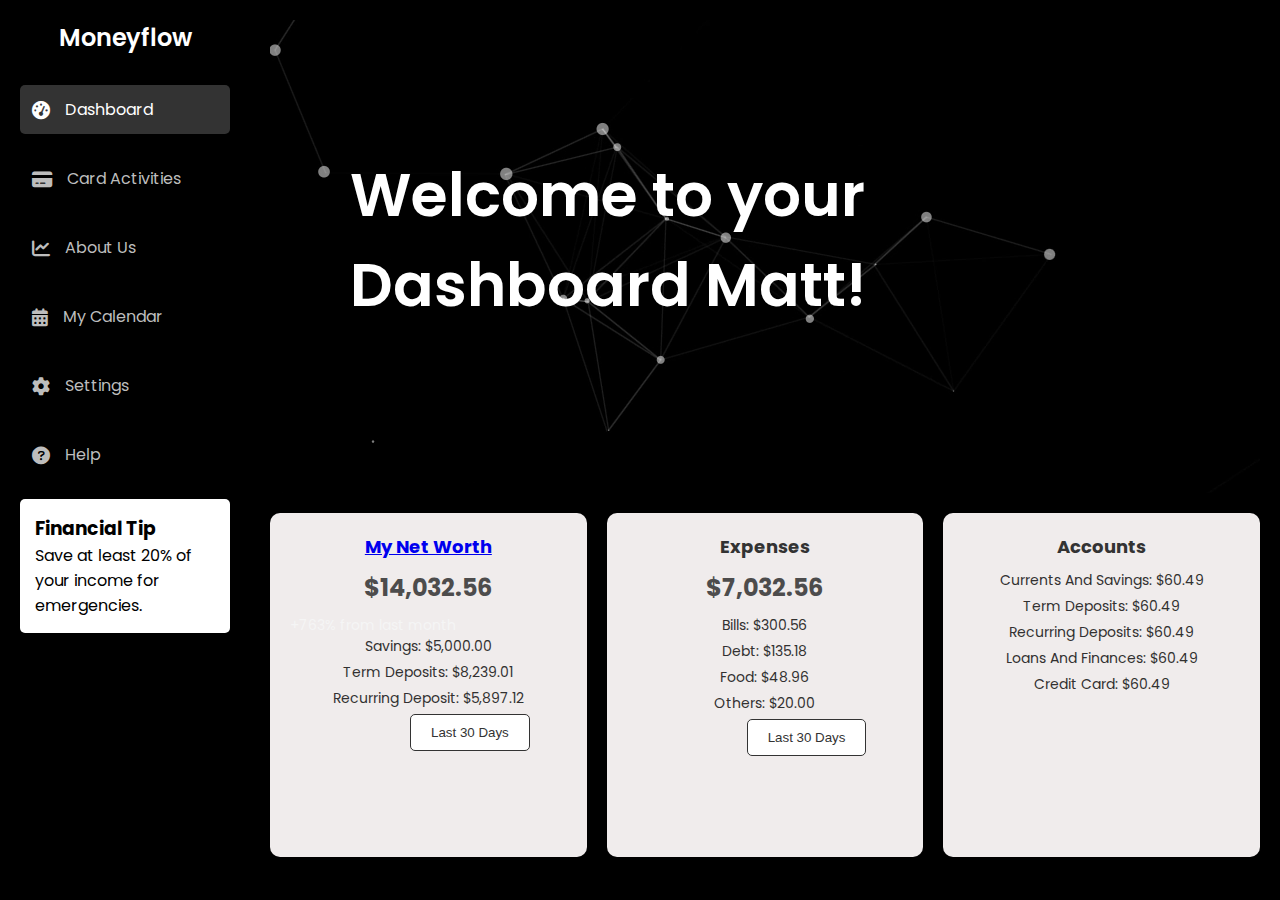
<file: index.html>
<!DOCTYPE html>
<html lang="en">
  <head>
    <meta charset="UTF-8" />
    <meta name="viewport" content="width=device-width, initial-scale=1.0" />
    <title>Financial Dashboard - Black and White Theme</title>
    <link rel="stylesheet" href="style.css" />
    <!-- Font Awesome CDN -->
    <link
      rel="stylesheet"
      href="https://cdnjs.cloudflare.com/ajax/libs/font-awesome/6.0.0-beta3/css/all.min.css"
    />
  </head>
  <body>
    <div class="dashboard">
      <div class="sidebar">
        <h2>Moneyflow</h2>
        <ul>
          <li>
            <a href="#" class="active"
              ><i class="fas fa-tachometer-alt"></i> Dashboard</a
            >
          </li>
          <li>
            <a href="#"><i class="fas fa-credit-card"></i> Card Activities</a>
          </li>
          <li>
            <a href="About us.html"><i class="fas fa-chart-line"></i> About Us</a>
          </li>
          <li>
            <a href="calender.html"><i class="fas fa-calendar-alt"></i> My Calendar</a>
          </li>
          <li>
            <a href="#"><i class="fas fa-cog"></i> Settings</a>
          </li>
          <li>
            <a href="#"><i class="fas fa-question-circle"></i> Help</a>
          </li>
        </ul>
        <div class="financial-tip">
          <h3>Financial Tip</h3>
          <p>Save at least 20% of your income for emergencies.</p>
        </div>
      </div>

      <div class="main-content">
        <div id="video-banner-container">
          <video autoplay muted loop class="background-video">
            <source src="WhatsApp Video 2024-10-20 at 11.51.37_db354dda.mp4" type="video/mp4" />
            Your browser does not support the video tag.
          </video>
          <div class="banner">
            <h1>
              Welcome to your Dashboard Matt! <br />
            </h1>
            <div class="image-container">
              
            </div>
          </div>
        </div>

        <div class="content-grid">
          <div class="card" >
            <h3><a href="graph.html">My Net Worth</a></h3>
            <div class="amount">$14,032.56</div>
            <div class="growth">+763% from last month</div>
            <ul>
              <li>Savings: $5,000.00</li>
              <li>Term Deposits: $8,239.01</li>
              <li>Recurring Deposit: $5,897.12</li>
            </ul>
            <button class="last-30-days">Last 30 Days</button>
          </div>

          <div class="card" onclick="window.location.href='graph.html'" style="cursor: pointer;">
            <h3>Expenses</h3>
            <div class="amount">$7,032.56</div>
            <ul>
                <li>Bills: $300.56</li>
                <li>Debt: $135.18</li>
                <li>Food: $48.96</li>
                <li>Others: $20.00</li>
            </ul>
            <button class="last-30-days">Last 30 Days</button>
        </div>
          <div class="card">
            <h3>Accounts</h3>
            <ul>
              <li>Currents And Savings: $60.49</li>
              <li>Term Deposits: $60.49</li>
              <li>Recurring Deposits: $60.49</li>
              <li>Loans And Finances: $60.49</li>
              <li>Credit Card: $60.49</li>
            </ul>
          </div>
        </div>
      </div>
    </div>
  </body>
</html>
</file>
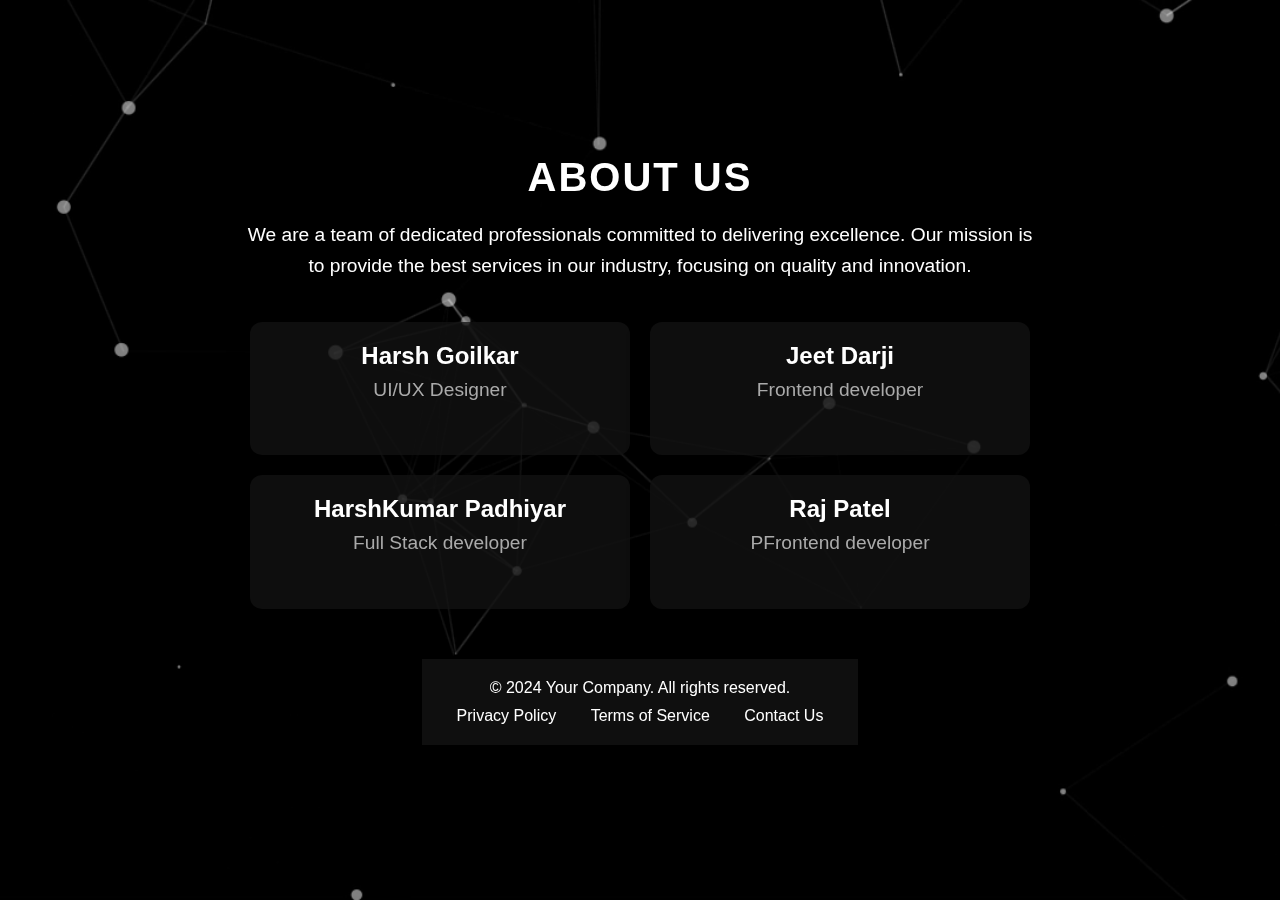
<file: About us.html>
<!DOCTYPE html>
<html lang="en">
<head>
    <meta charset="UTF-8">
    <meta name="viewport" content="width=device-width, initial-scale=1.0">
    <link rel="stylesheet" href="Aboutcss.css">
    <title>About Us</title>
</head>
<body>
    <div class="video-background">
        <video autoplay loop muted>
            <source src="WhatsApp Video 2024-10-20 at 11.51.04_327f2fe8.mp4" type="video/mp4">
            Your browser does not support the video tag.
        </video>
    </div>
    <div class="container">
        <section class="about-us">
            <h1>About Us</h1>
            <p>We are a team of dedicated professionals committed to delivering excellence. Our mission is to provide the best services in our industry, focusing on quality and innovation.</p>
            <div class="team">
                <div class="team-member">
                    <div class="member-info">
                        <h2>Harsh Goilkar</h2>
                        <p>UI/UX Designer</p>
                    </div>
                </div>
                <div class="team-member">
                    <div class="member-info">
                        <h2>Jeet Darji</h2>
                        <p>Frontend developer</p>
                    </div>
                </div>
                <div class="team-member">
                    <div class="member-info">
                        <h2>HarshKumar Padhiyar</h2>
                        <p>Full Stack developer</p>
                    </div>
                </div>
                <div class="team-member">
                    <div class="member-info">
                        <h2>Raj Patel</h2>
                        <p>PFrontend developer</p>
                    </div>
                </div>
            </div>
        </section>
        
        <footer class="footer">
            <div class="footer-content">
                <p>&copy; 2024 Your Company. All rights reserved.</p>
                <ul class="footer-links">
                    <li><a href="#">Privacy Policy</a></li>
                    <li><a href="#">Terms of Service</a></li>
                    <li><a href="#">Contact Us</a></li>
                </ul>
            </div>
        </footer>
    </div>
</body>
</html>
</file>
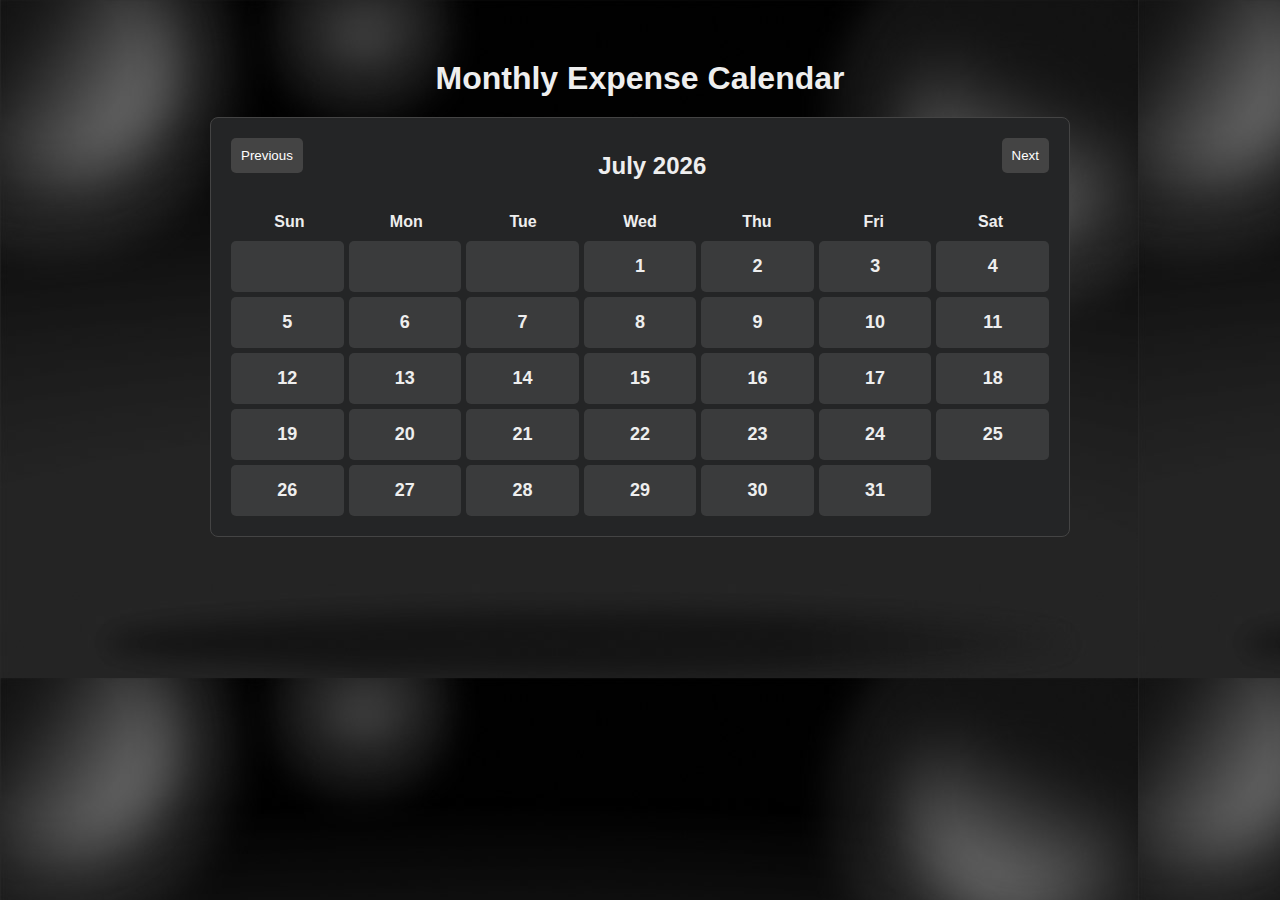
<file: calender.html>
<!DOCTYPE html>
<html lang="en">
<head>
  <meta charset="UTF-8">
  <meta name="viewport" content="width=device-width, initial-scale=1.0">
  <title>Expense Calendar</title>
  <link rel="stylesheet" href="calender.css">
</head>
<body>
  <div class="container">
    <h1>Monthly Expense Calendar</h1>
    
    <div class="calendar">
      <div class="calendar-header">
        <button id="prevMonth">Previous</button>
        <h2 id="monthYear"></h2>
        <button id="nextMonth">Next</button>
      </div>
      <div class="days-of-week">
        <span>Sun</span>
        <span>Mon</span>
        <span>Tue</span>
        <span>Wed</span>
        <span>Thu</span>
        <span>Fri</span>
        <span>Sat</span>
      </div>
      <div class="calendar-days" id="calendarDays"></div>
    </div>
  </div>

  <script src="calender.js"></script>
</body>
</html>
</file>
<file: style.css>
@import url("https://fonts.googleapis.com/css2?family=Poppins:wght@300;400;600&display=swap");

* {
  margin: 0;
  padding: 0;
  box-sizing: border-box;
}

body {
  font-family: "Poppins", sans-serif;
  background-color: black; /* Background for rest of the page */
  color: #f5f5f5; /* Light text for readability */
}

.dashboard {
  display: flex;
  height: 100vh;
}

/* Video background container */
#video-banner-container {
  position: relative;
  width: 100%;
  height: 55%; /* Height to match the banner */
  overflow: hidden;
}

.background-video {
  position: absolute;
  top: 50%;
  left: 50%;
  min-width: 100%;
  min-height: 100%;
  width: auto;
  height: auto;
  z-index: 1; /* Behind the banner */
  transform: translate(-50%, -50%);
}

.banner {
  height: 55%;
  position: relative;
  z-index: 2; /* Above the video */
  background-color: transparent; /* Allow video to show through */
  color: white; /* White text for banner */
  padding: 120px 80px;
  display: flex;
  justify-content: space-between;
  align-items: center;
}

.banner h1 {
    padding-top: 180px;
  font-size: 60px;
  font-weight: 600;
}

.banner button {
  background-color: #444;
  color: #fff;
  border: none;
  padding: 10px 20px;
  border-radius: 5px;
  cursor: pointer;
  transition: background 0.3s;
}

.banner button:hover {
  background-color: #666;
}

/* Sidebar styles */
.sidebar {
  background-color: black;
  width: 250px;
  padding: 20px;
}

.sidebar h2 {
  color: #fff;
  margin-bottom: 30px;
  text-align: center;
  font-weight: 600;
}

.sidebar ul {
  list-style: none;
  padding: 0;
}

.sidebar ul li {
  margin-bottom: 20px;
}

.sidebar ul li a {
  text-decoration: none;
  color: #bdbdbd;
  font-size: 16px;
  display: flex;
  align-items: center;
  padding: 12px;
  border-radius: 5px;
  transition: background 0.3s, color 0.3s;
}

.sidebar ul li a i {
  margin-right: 15px;
  font-size: 18px;
}

.sidebar ul li a:hover,
.sidebar ul li a.active {
  background-color: #333;
  color: #fff;
}

.financial-tip {
  background-color: white;
  color: black;
  padding: 15px;
  border-radius: 5px;
  margin-top: 20px;
  box-shadow: 0 4px 15px rgba(0, 0, 0, 0.3);
}

/* Main content */
.main-content {
  flex: 1;
  padding: 20px;
  background-color: black;
  color: #f5f5f5;
}

/* Card grid */
.content-grid {
  height: 40%;
  display: grid;
  grid-template-columns: repeat(3, 1fr);
  gap: 20px;
  margin-top: 20px;
}

.card {
    height: 100%;
    background-color: #f0ecec;
    padding: 20px;
    border-radius: 10px;
    box-shadow: 0 0 10px rgba(0, 0, 0, 0.1);
  }
  
  .card h3 {
    font-size: 18px;
    margin-bottom: 10px;
    color: #333;
    display: flex;
    align-items: center;
    justify-content: center;
  }
  
  .card .amount {
    color: rgb(77, 76, 76);
    font-size: 24px;
    font-weight: bold;
    margin-bottom: 10px;
    display: flex;
    align-items: center;
    justify-content: center;
  }
  
  .card .growth {
    font-size: 14px;
  }
  
  .card ul {
    list-style: none;
    padding: 0;
    font-size: 14px;
    color: #323131;
  }
  
  .card ul li {
    margin-bottom: 5px;
    display: flex;
    align-items: center;
    justify-content: center;
  }
  button.last-30-days {
    margin-left: 120px;
    background-color: #fff; /* White background */
    color: #333; /* Dark text for readability */
    border: 1px solid #333; /* Dark border */
    padding: 10px 20px;
    border-radius: 5px;
    cursor: pointer;
    transition: background-color 0.3s, color 0.3s, border-color 0.3s;
  }
  
  button.last-30-days:hover {
    background-color: #333; /* Dark background on hover */
    color: #fff; /* White text on hover */
    border-color: #fff; /* Border changes to white */
  }
</file>
<file: Aboutcss.css>
* {
    box-sizing: border-box;
    margin: 0;
    padding: 0;
    font-family: 'Arial', sans-serif;
}

body {
    background-color: #000;
    color: #fff;
    height: 100vh;
    display: flex;
    flex-direction: column;
    overflow: hidden; /* Prevent scrolling */
}

.video-background {
    position: fixed;
    top: 0;
    left: 0;
    width: 100%;
    height: 100%;
    overflow: hidden;
    z-index: -1; /* Send it to the back */
}

.video-background video {
    width: 100%;
    height: 100%;
    object-fit: cover; /* Cover the whole background */
}

.container {
    flex: 1;
    display: flex;
    flex-direction: column;
    justify-content: center;
    align-items: center;
    padding: 20px;
    position: relative; /* Keep container above video */
}

.about-us {
    text-align: center;
    margin-bottom: 40px;
    max-width: 800px;
}

.about-us h1 {
    font-size: 2.5rem;
    margin-bottom: 20px;
    text-transform: uppercase;
    letter-spacing: 2px;
}

.about-us p {
    margin-bottom: 30px;
    font-size: 1.2rem;
    line-height: 1.6;
}

.team {
    display: flex;
    justify-content: space-around;
    flex-wrap: wrap;
}

.team-member {
    background-color: rgba(17, 17, 17, 0.8); /* Slight transparency */
    border-radius: 12px;
    padding: 20px;
    margin: 10px;
    flex: 1 1 calc(22% - 40px);
    min-width: 250px;
    box-shadow: 0 4px 20px rgba(0, 0, 0, 0.5);
    transition: transform 0.3s, box-shadow 0.3s;
    position: relative;
    overflow: hidden;
}

.team-member:hover {
    transform: translateY(-5px);
    box-shadow: 0 8px 30px rgba(255, 255, 255, 0.2);
}

.member-info {
    position: relative;
    z-index: 1;
}

.member-info h2 {
    font-size: 1.5rem;
    margin-bottom: 5px;
    color: #fff;
}

.member-info p {
    color: #aaa;
}

/* Footer Styles */
.footer {
    background-color: rgba(17, 17, 17, 0.9);
    padding: 20px;
    text-align: center;
    box-shadow: 0 -2px 10px rgba(0, 0, 0, 0.5);
}

.footer-content {
    max-width: 1200px;
    margin: 0 auto;
}

.footer-links {
    list-style: none;
    padding: 0;
    margin-top: 10px;
}

.footer-links li {
    display: inline;
    margin: 0 15px;
}

.footer-links a {
    color: #fff;
    text-decoration: none;
    transition: color 0.3s;
}

.footer-links a:hover {
    color: #ccc;
}

/* Responsive Design */
@media (max-width: 768px) {
    .team {
        flex-direction: column;
        align-items: center;
    }
    
    .team-member {
        flex: 1 1 100%;
        margin: 10px 0;
    }
}
</file>
<file: calender.css>
/* Base styles */
* {
    margin: 0;
    padding: 0;
    box-sizing: border-box;
  }
  
  body {
    font-family: Arial, sans-serif;
    background-color: #181a1b; /* Dark background */
    color: #eee; /* Light text color */
    background-image: url(/tp.jpeg);
  }
  
  .container {
    max-width: 900px;
    margin: 40px auto;
    padding: 20px;
  }
  
  h1 {
    text-align: center;
    margin-bottom: 20px;
  }
  
  button {
    padding: 10px;
    background-color: #444; /* Dark button background */
    color: white;
    border: none;
    border-radius: 5px;
    cursor: pointer;
    margin-bottom: 20px;
  }
  
  button:hover {
    background-color: #555; /* Dark button hover */
  }
  
  .calendar {
    border: 1px solid #444; /* Dark border */
    background-color: #242526; /* Dark calendar background */
    border-radius: 8px;
    padding: 20px;
  }
  
  .calendar-header {
    display: flex;
    justify-content: space-between;
    align-items: center;
    margin-bottom: 20px;
  }
  
  .days-of-week {
    display: grid;
    grid-template-columns: repeat(7, 1fr);
    text-align: center;
    font-weight: bold;
    margin-bottom: 10px;
  }
  
  .calendar-days {
    display: grid;
    grid-template-columns: repeat(7, 1fr);
    gap: 5px;
  }
  
  .day {
    text-align: center;
    padding: 15px;
    border-radius: 5px;
    position: relative;
    background-color: #3a3b3c; /* Dark day background */
    transition: background-color 0.3s ease;
  }
  
  .day:hover .tooltip {
    display: block;
  }
  
  .day.income {
    background-color: #10b981; /* Income color */
    color: white;
  }
  
  .day.expense {
    background-color: #f43f5e; /* Expense color */
    color: white;
  }
  
  .day span {
    font-size: 18px;
    font-weight: bold;
  }
  
  .day .expense-details {
    font-size: 12px;
    color: #333;
    position: absolute;
    bottom: 5px;
    left: 5px;
  }
  
  .tooltip {
    display: none;
    position: absolute;
    bottom: 35px;
    left: 50%;
    transform: translateX(-50%);
    padding: 8px;
    background-color: #333; /* Tooltip background */
    color: white;
    border-radius: 5px;
    font-size: 12px;
    white-space: nowrap;
  }
  @media (max-width: 480px) {
    .days-of-week {
      font-size: 12px;
    }
  
    .day span {
      font-size: 14px;
    }
  
    .tooltip {
      font-size: 10px;
    }
  }
  /* Responsive Styles */
  @media (max-width: 600px) {
    .calendar {
      padding: 10px;
    }
  
    button {
      width: 100%; /* Full width buttons on small screens */
    }
  
    .day {
      padding: 10px; /* Smaller padding on small screens */
      font-size: 16px; /* Adjust font size */
    }
  }
</file>
